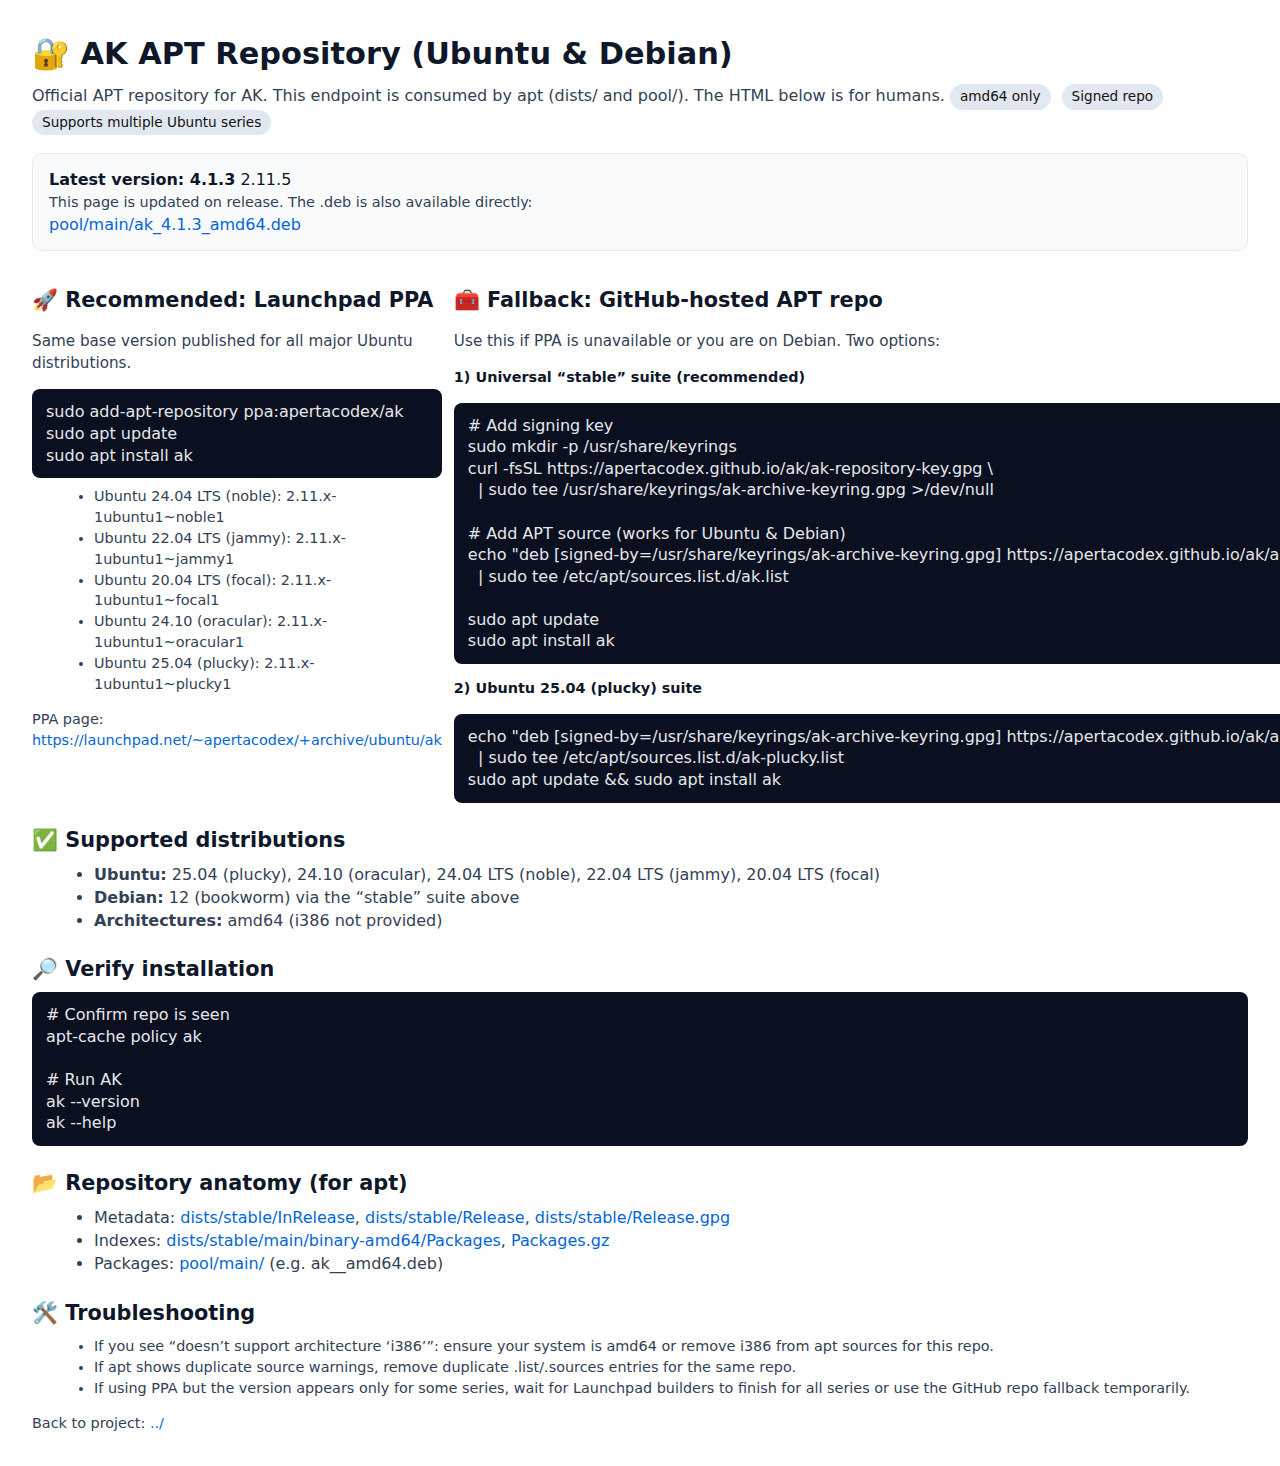
<file: ak-apt-repo/index.html>
<!DOCTYPE html>
<html lang="en">
<head>
  <meta charset="utf-8">
  <meta name="viewport" content="width=device-width, initial-scale=1">
  <title>AK - APT Repository (Ubuntu/Debian)</title>
  <style>
    :root {
      --fg:#0f172a; --muted:#334155; --link:#0366d6; --ok:#16a34a; --warn:#b45309; --card:#f8fafc; --code:#0b1020; --chip:#e2e8f0;
    }
    *{box-sizing:border-box}
    body{font-family:system-ui,-apple-system,Segoe UI,Roboto,Ubuntu,Cantarell,"Helvetica Neue",Arial,sans-serif;margin:32px;color:var(--fg);line-height:1.45}
    h1{font-size:1.9rem;margin:0 0 8px}
    h2{font-size:1.3rem;margin:22px 0 8px}
    p,li{color:var(--muted)}
    code,pre{font-family:ui-monospace,SFMono-Regular,Menlo,Consolas,"Liberation Mono",monospace}
    .lead{color:var(--muted);margin:0 0 18px}
    .badge{display:inline-block;background:var(--chip);border-radius:999px;padding:3px 10px;margin:0 6px 0 0;font-size:.85rem;color:#111}
    .ok{color:var(--ok)}
    .warn{color:var(--warn)}
    .card{background:var(--card);border:1px solid #e5e7eb;border-radius:10px;padding:14px 16px;margin:12px 0}
    .code{background:#0b1020;color:#e5e7eb;border-radius:8px;padding:12px 14px;overflow:auto;white-space:pre;line-height:1.35}
    .muted{color:var(--muted);font-size:.95rem}
    a{color:var(--link);text-decoration:none}
    a:hover{text-decoration:underline}
    ul{margin:8px 0 8px 22px}
    .grid{display:grid;gap:12px}
    @media(min-width:860px){.grid{grid-template-columns:1fr 1fr}}
    .small{font-size:.9rem}
  </style>
</head>
<body>
  <h1>🔐 AK APT Repository (Ubuntu & Debian)</h1>
  <p class="lead">
    Official APT repository for AK. This endpoint is consumed by apt (dists/ and pool/). The HTML below is for humans.
    <span class="badge">amd64 only</span>
    <span class="badge">Signed repo</span>
    <span class="badge">Supports multiple Ubuntu series</span>
  </p>

  <div class="card">
    <strong>Latest version: 4.1.3</strong> 2.11.5
    <div class="small muted">This page is updated on release. The .deb is also available directly:</div>
    <div><a href="pool/main/ak_4.1.3_amd64.deb">pool/main/ak_4.1.3_amd64.deb</a></div>
  </div>

  <div class="grid">
    <div>
      <h2>🚀 Recommended: Launchpad PPA</h2>
      <p class="muted">Same base version published for all major Ubuntu distributions.</p>
      <div class="code">sudo add-apt-repository ppa:apertacodex/ak
sudo apt update
sudo apt install ak</div>
      <ul class="small">
        <li>Ubuntu 24.04 LTS (noble): 2.11.x-1ubuntu1~noble1</li>
        <li>Ubuntu 22.04 LTS (jammy): 2.11.x-1ubuntu1~jammy1</li>
        <li>Ubuntu 20.04 LTS (focal): 2.11.x-1ubuntu1~focal1</li>
        <li>Ubuntu 24.10 (oracular): 2.11.x-1ubuntu1~oracular1</li>
        <li>Ubuntu 25.04 (plucky): 2.11.x-1ubuntu1~plucky1</li>
      </ul>
      <p class="small muted">PPA page: <a href="https://launchpad.net/~apertacodex/+archive/ubuntu/ak">https://launchpad.net/~apertacodex/+archive/ubuntu/ak</a></p>
    </div>

    <div>
      <h2>🧰 Fallback: GitHub-hosted APT repo</h2>
      <p class="muted">Use this if PPA is unavailable or you are on Debian. Two options:</p>

      <h3 class="small">1) Universal “stable” suite (recommended)</h3>
      <div class="code"># Add signing key
sudo mkdir -p /usr/share/keyrings
curl -fsSL https://apertacodex.github.io/ak/ak-repository-key.gpg \
  | sudo tee /usr/share/keyrings/ak-archive-keyring.gpg >/dev/null

# Add APT source (works for Ubuntu & Debian)
echo "deb [signed-by=/usr/share/keyrings/ak-archive-keyring.gpg] https://apertacodex.github.io/ak/ak-apt-repo stable main" \
  | sudo tee /etc/apt/sources.list.d/ak.list

sudo apt update
sudo apt install ak</div>

      <h3 class="small">2) Ubuntu 25.04 (plucky) suite</h3>
      <div class="code">echo "deb [signed-by=/usr/share/keyrings/ak-archive-keyring.gpg] https://apertacodex.github.io/ak/ak-apt-repo plucky main" \
  | sudo tee /etc/apt/sources.list.d/ak-plucky.list
sudo apt update && sudo apt install ak</div>
    </div>
  </div>

  <h2>✅ Supported distributions</h2>
  <ul>
    <li><strong>Ubuntu:</strong> 25.04 (plucky), 24.10 (oracular), 24.04 LTS (noble), 22.04 LTS (jammy), 20.04 LTS (focal)</li>
    <li><strong>Debian:</strong> 12 (bookworm) via the “stable” suite above</li>
    <li><strong>Architectures:</strong> amd64 (i386 not provided)</li>
  </ul>

  <h2>🔎 Verify installation</h2>
  <div class="code"># Confirm repo is seen
apt-cache policy ak

# Run AK
ak --version
ak --help</div>

  <h2>📂 Repository anatomy (for apt)</h2>
  <ul>
    <li>Metadata: <a href="dists/stable/InRelease">dists/stable/InRelease</a>, <a href="dists/stable/Release">dists/stable/Release</a>, <a href="dists/stable/Release.gpg">dists/stable/Release.gpg</a></li>
    <li>Indexes: <a href="dists/stable/main/binary-amd64/Packages">dists/stable/main/binary-amd64/Packages</a>, <a href="dists/stable/main/binary-amd64/Packages.gz">Packages.gz</a></li>
    <li>Packages: <a href="pool/main/">pool/main/</a> (e.g. ak_<version>_amd64.deb)</li>
  </ul>

  <h2>🛠️ Troubleshooting</h2>
  <ul>
    <li class="small">If you see “doesn’t support architecture ‘i386’”: ensure your system is amd64 or remove i386 from apt sources for this repo.</li>
    <li class="small">If apt shows duplicate source warnings, remove duplicate .list/.sources entries for the same repo.</li>
    <li class="small">If using PPA but the version appears only for some series, wait for Launchpad builders to finish for all series or use the GitHub repo fallback temporarily.</li>
  </ul>

  <p class="muted small">Back to project: <a href="../">../</a></p>
</body>
</html>
</file>
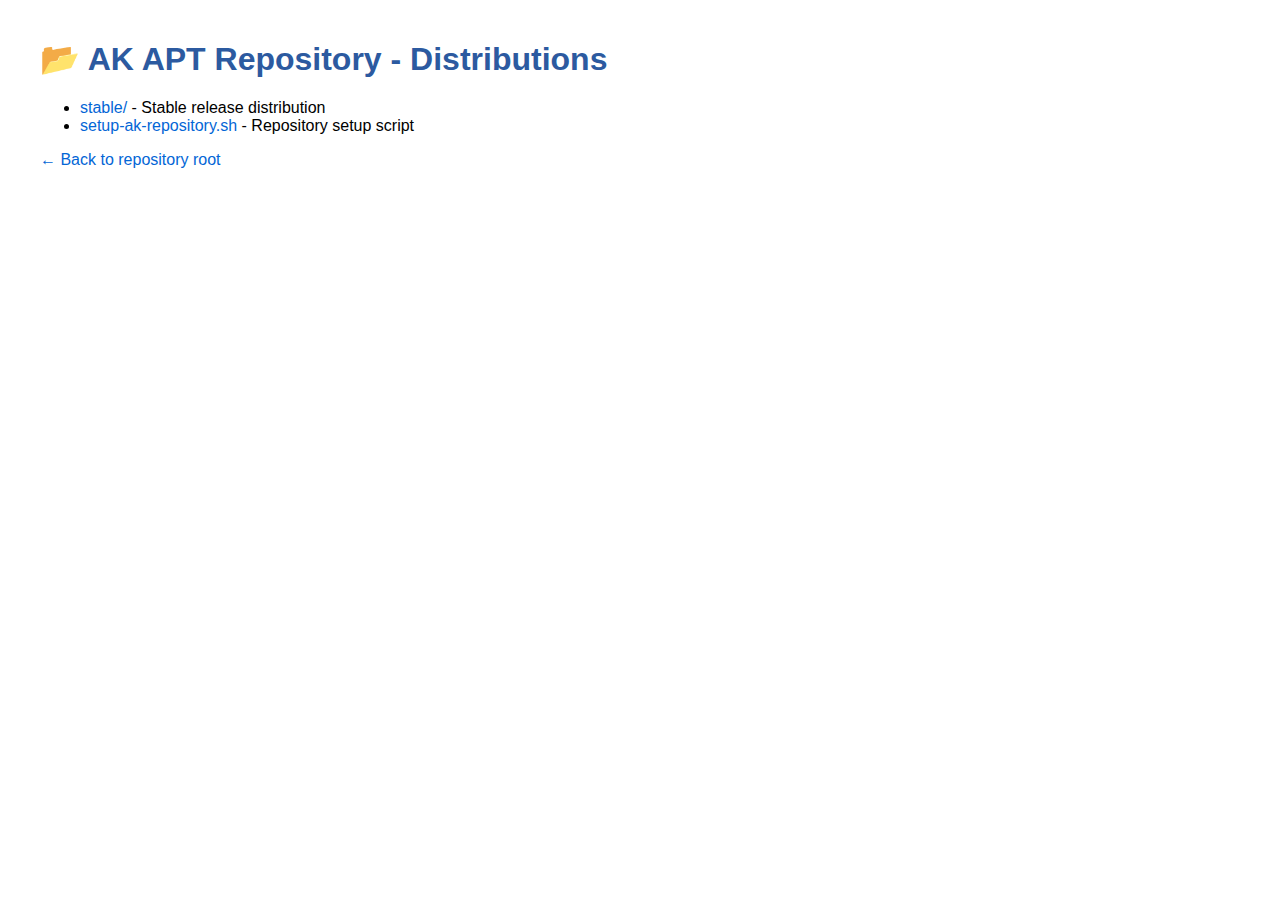
<file: ak-apt-repo/dists/index.html>
<!DOCTYPE html>
<html>
<head>
    <title>AK APT Repository - Distributions</title>
    <meta charset="utf-8">
    <style>
        body { font-family: Arial, sans-serif; margin: 40px; }
        .header { color: #2c5aa0; }
        .link { color: #0366d6; text-decoration: none; }
        .link:hover { text-decoration: underline; }
    </style>
</head>
<body>
    <h1 class="header">📂 AK APT Repository - Distributions</h1>
    
    <ul>
        <li><a href="stable/" class="link">stable/</a> - Stable release distribution</li>
        <li><a href="setup-ak-repository.sh" class="link">setup-ak-repository.sh</a> - Repository setup script</li>
    </ul>
    
    <p><a href="../" class="link">← Back to repository root</a></p>
</body>
</html>
</file>
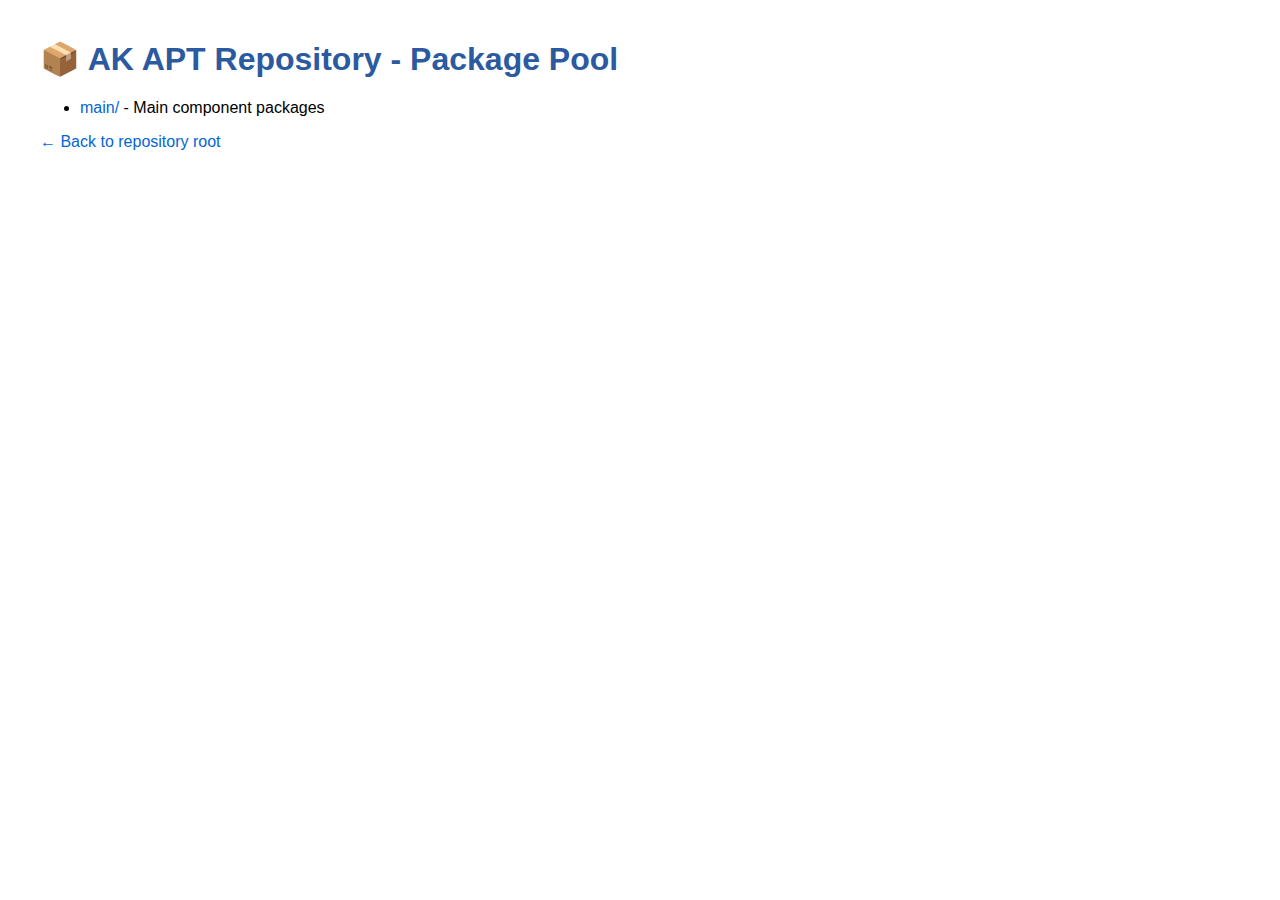
<file: ak-apt-repo/pool/index.html>
<!DOCTYPE html>
<html>
<head>
    <title>AK APT Repository - Package Pool</title>
    <meta charset="utf-8">
    <style>
        body { font-family: Arial, sans-serif; margin: 40px; }
        .header { color: #2c5aa0; }
        .link { color: #0366d6; text-decoration: none; }
        .link:hover { text-decoration: underline; }
    </style>
</head>
<body>
    <h1 class="header">📦 AK APT Repository - Package Pool</h1>
    
    <ul>
        <li><a href="main/" class="link">main/</a> - Main component packages</li>
    </ul>
    
    <p><a href="../" class="link">← Back to repository root</a></p>
</body>
</html>
</file>
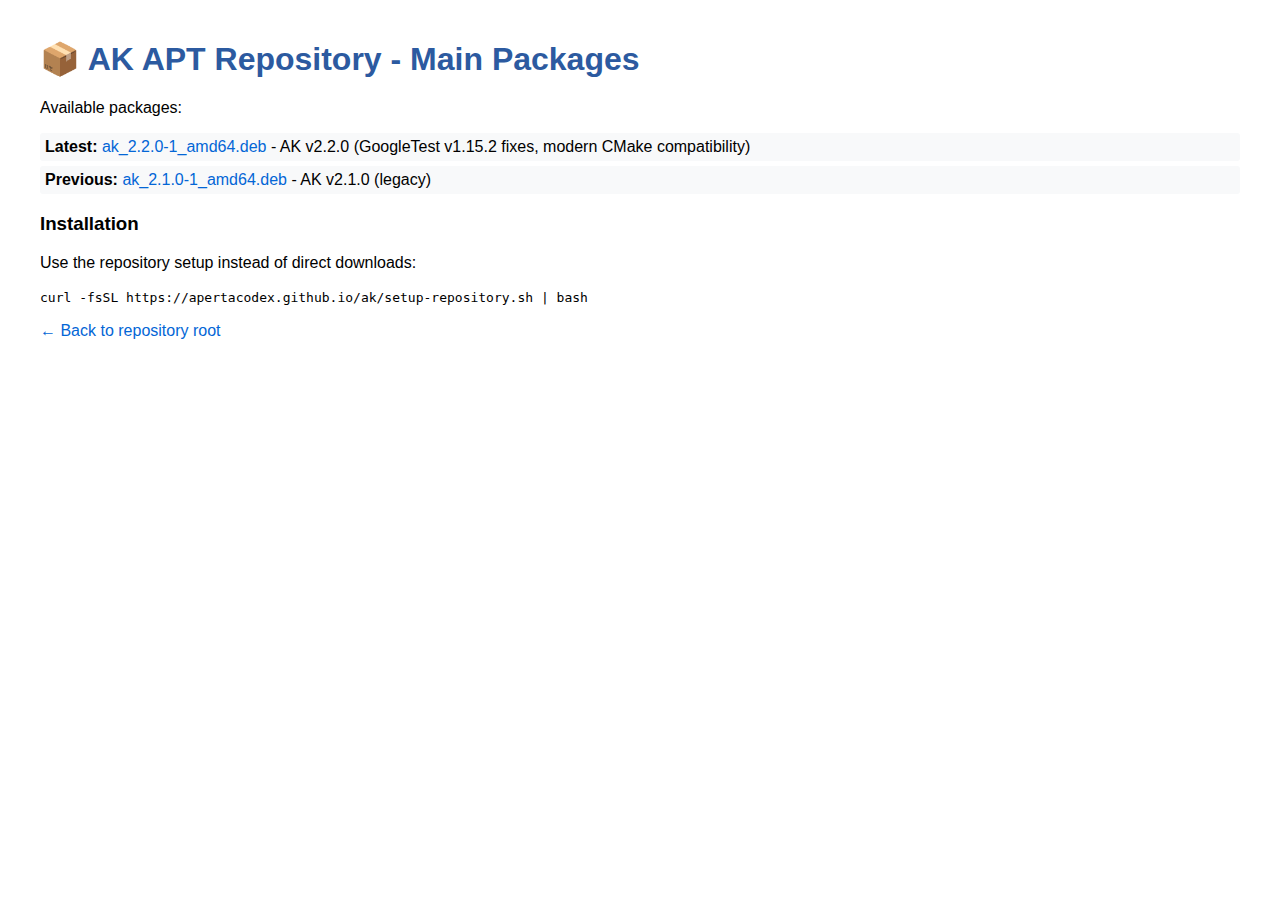
<file: ak-apt-repo/pool/main/index.html>
<!DOCTYPE html>
<html>
<head>
    <title>AK APT Repository - Main Package Pool</title>
    <meta charset="utf-8">
    <style>
        body { font-family: Arial, sans-serif; margin: 40px; }
        .header { color: #2c5aa0; }
        .link { color: #0366d6; text-decoration: none; }
        .link:hover { text-decoration: underline; }
        .package { background: #f8f9fa; padding: 5px; margin: 5px 0; border-radius: 3px; }
    </style>
</head>
<body>
    <h1 class="header">📦 AK APT Repository - Main Packages</h1>
    
    <p>Available packages:</p>
    
    <div class="package">
        <strong>Latest:</strong> <a href="ak_2.2.0-1_amd64.deb" class="link">ak_2.2.0-1_amd64.deb</a> - AK v2.2.0 (GoogleTest v1.15.2 fixes, modern CMake compatibility)
    </div>
    
    <div class="package">
        <strong>Previous:</strong> <a href="ak_2.1.0-1_amd64.deb" class="link">ak_2.1.0-1_amd64.deb</a> - AK v2.1.0 (legacy)
    </div>
    
    <h3>Installation</h3>
    <p>Use the repository setup instead of direct downloads:</p>
    <code>curl -fsSL https://apertacodex.github.io/ak/setup-repository.sh | bash</code>
    
    <p><a href="../../" class="link">← Back to repository root</a></p>
</body>
</html>
</file>
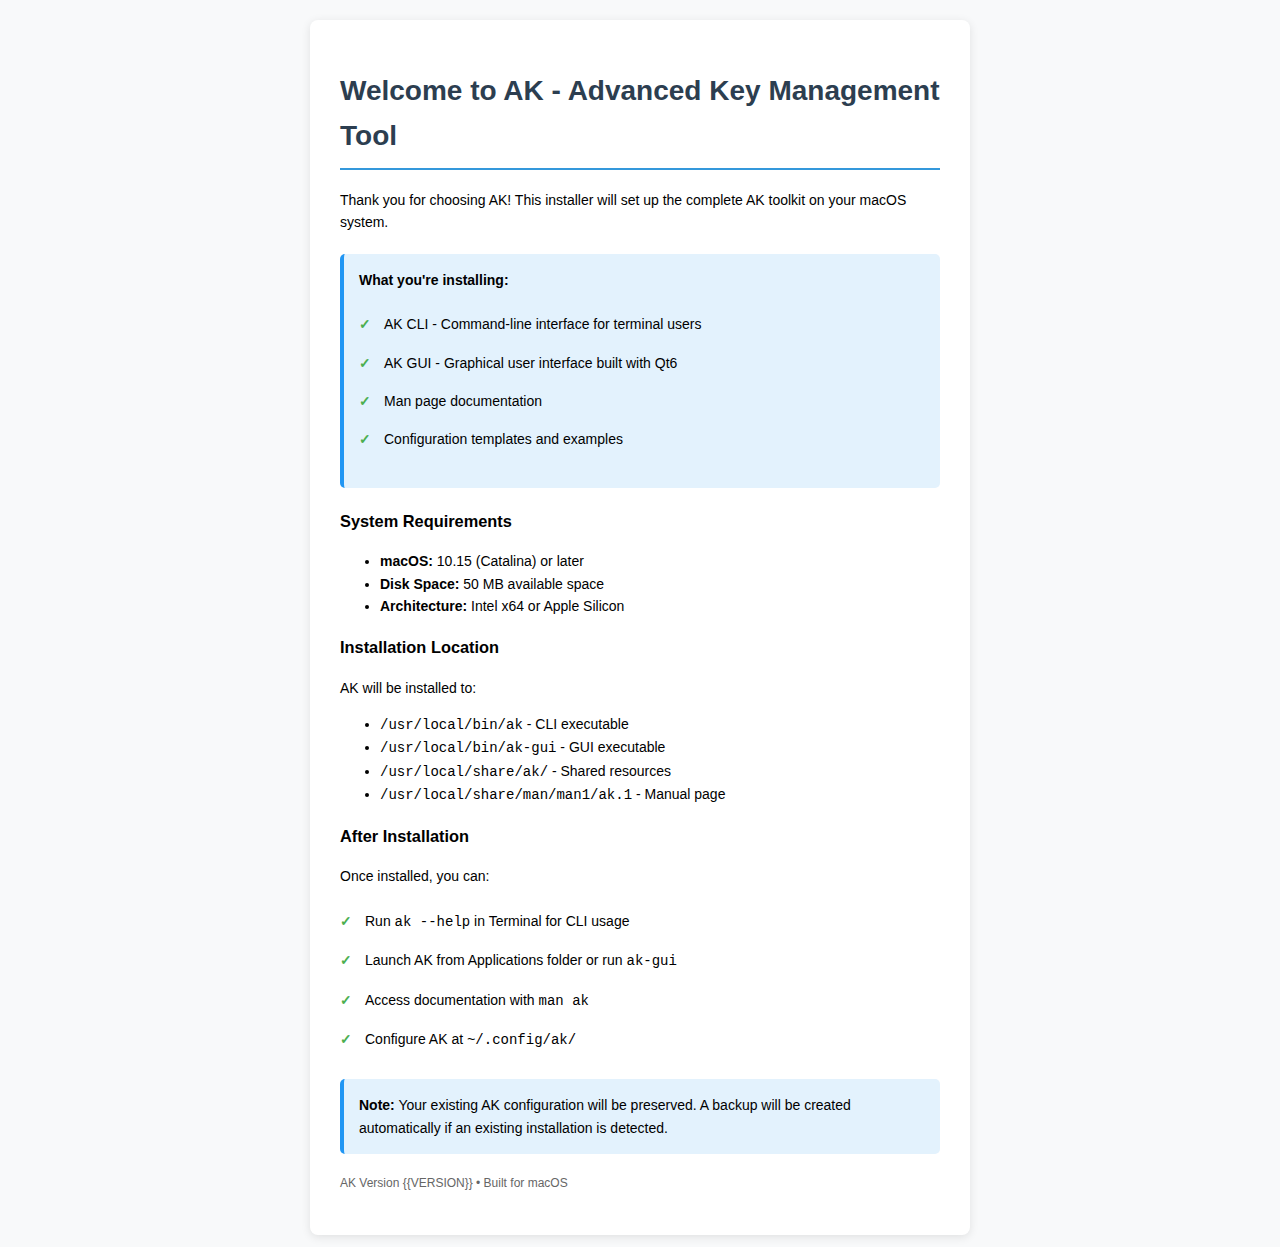
<file: macos/installer/resources/Welcome.html>
<!DOCTYPE html>
<html lang="en">
<head>
    <meta charset="UTF-8">
    <meta name="viewport" content="width=device-width, initial-scale=1.0">
    <title>Welcome to AK Installation</title>
    <style>
        body {
            font-family: -apple-system, BlinkMacSystemFont, 'Segoe UI', Roboto, sans-serif;
            font-size: 14px;
            line-height: 1.6;
            margin: 20px;
            background-color: #f8f9fa;
        }
        .container {
            max-width: 600px;
            margin: 0 auto;
            background: white;
            padding: 30px;
            border-radius: 8px;
            box-shadow: 0 2px 10px rgba(0,0,0,0.1);
        }
        h1 {
            color: #2c3e50;
            border-bottom: 2px solid #3498db;
            padding-bottom: 10px;
        }
        .highlight {
            background-color: #e3f2fd;
            padding: 15px;
            border-radius: 5px;
            border-left: 4px solid #2196f3;
            margin: 20px 0;
        }
        .feature-list {
            list-style: none;
            padding: 0;
        }
        .feature-list li {
            padding: 8px 0;
            padding-left: 25px;
            position: relative;
        }
        .feature-list li:before {
            content: "✓";
            color: #4caf50;
            font-weight: bold;
            position: absolute;
            left: 0;
        }
        .version {
            color: #666;
            font-size: 12px;
        }
    </style>
</head>
<body>
    <div class="container">
        <h1>Welcome to AK - Advanced Key Management Tool</h1>
        
        <p>Thank you for choosing AK! This installer will set up the complete AK toolkit on your macOS system.</p>
        
        <div class="highlight">
            <strong>What you're installing:</strong>
            <ul class="feature-list">
                <li>AK CLI - Command-line interface for terminal users</li>
                <li>AK GUI - Graphical user interface built with Qt6</li>
                <li>Man page documentation</li>
                <li>Configuration templates and examples</li>
            </ul>
        </div>
        
        <h3>System Requirements</h3>
        <ul>
            <li><strong>macOS:</strong> 10.15 (Catalina) or later</li>
            <li><strong>Disk Space:</strong> 50 MB available space</li>
            <li><strong>Architecture:</strong> Intel x64 or Apple Silicon</li>
        </ul>
        
        <h3>Installation Location</h3>
        <p>AK will be installed to:</p>
        <ul>
            <li><code>/usr/local/bin/ak</code> - CLI executable</li>
            <li><code>/usr/local/bin/ak-gui</code> - GUI executable</li>
            <li><code>/usr/local/share/ak/</code> - Shared resources</li>
            <li><code>/usr/local/share/man/man1/ak.1</code> - Manual page</li>
        </ul>
        
        <h3>After Installation</h3>
        <p>Once installed, you can:</p>
        <ul class="feature-list">
            <li>Run <code>ak --help</code> in Terminal for CLI usage</li>
            <li>Launch AK from Applications folder or run <code>ak-gui</code></li>
            <li>Access documentation with <code>man ak</code></li>
            <li>Configure AK at <code>~/.config/ak/</code></li>
        </ul>
        
        <div class="highlight">
            <strong>Note:</strong> Your existing AK configuration will be preserved. A backup will be created automatically if an existing installation is detected.
        </div>
        
        <p class="version">AK Version {{VERSION}} • Built for macOS</p>
    </div>
</body>
</html>
</file>
